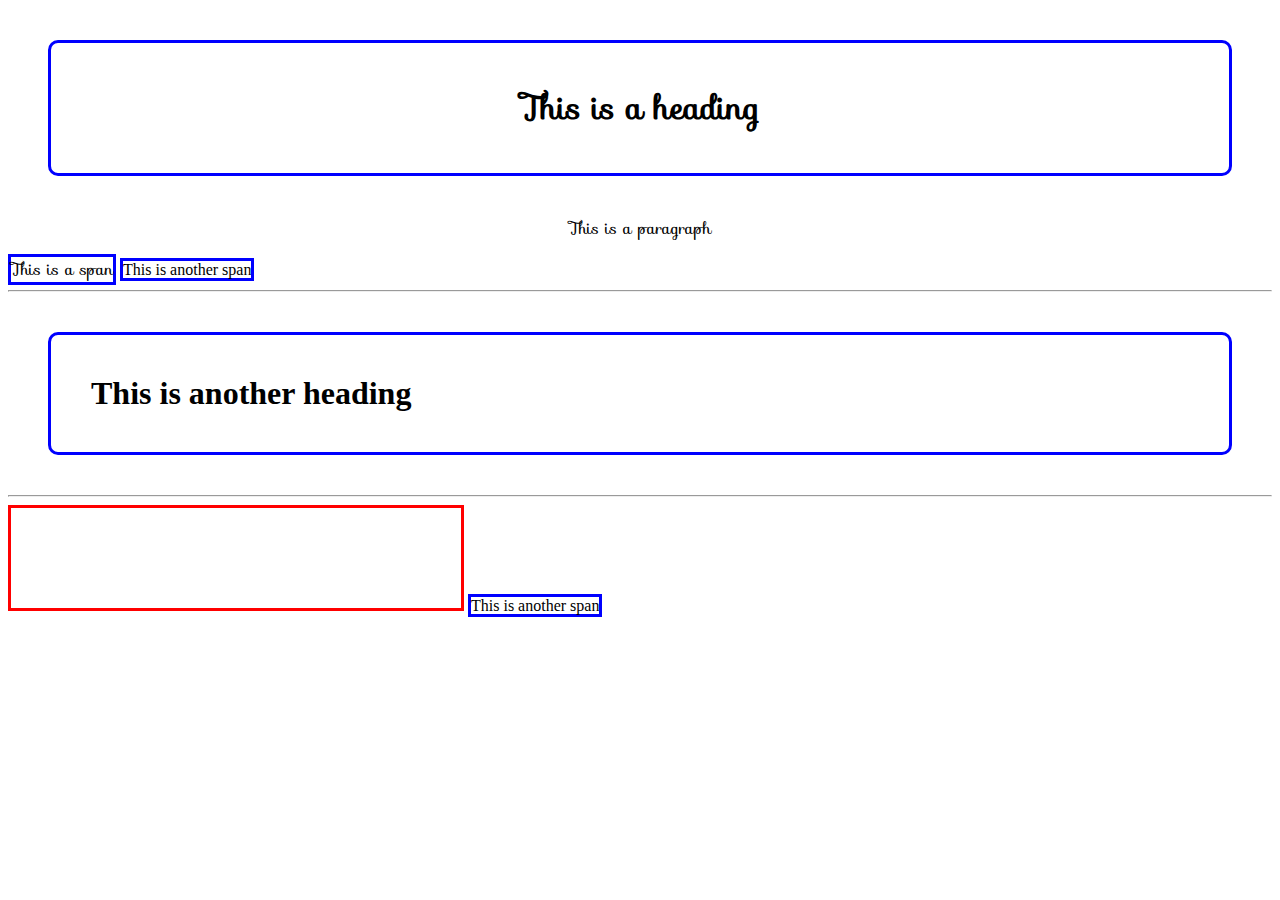
<file: curs/sesiunea 3/index.html>
<!DOCTYPE html>
<html>
    <head>
        <link rel="stylesheet" href="https://fonts.googleapis.com/css?family=Sofia&effect=fire">
        <style>
            .font{
                text-align: center;
                font-family:"Sofia";
            }
            .fontSecundar{
                font-family:"Audiowide";
            }

            h1{
                border: 3px solid blue;
                border-radius:10px;
                margin:40px;
                padding:40px;
            }

            span{
                border: 3px solid blue;
                /* margin:40px; */
                /* padding:40px; */
            }

            div{
                display:inline-block;
                border: 3px solid red;
                width: 450px;
                height:100px;
            }
        </style>
    </head>
    <body>
        <h1 class="font-effect-fire font">This is a heading</h1>
        <p class="font">This is a paragraph</p>
        <span class="font">This is a span</span>
        <span>This is another span</span>
        <hr>
        <h1 class="fontSecundar">This is another heading</h1>
        <hr>
        <div></div>
        <span>This is another span</span>
    </body>
</html>
</file>
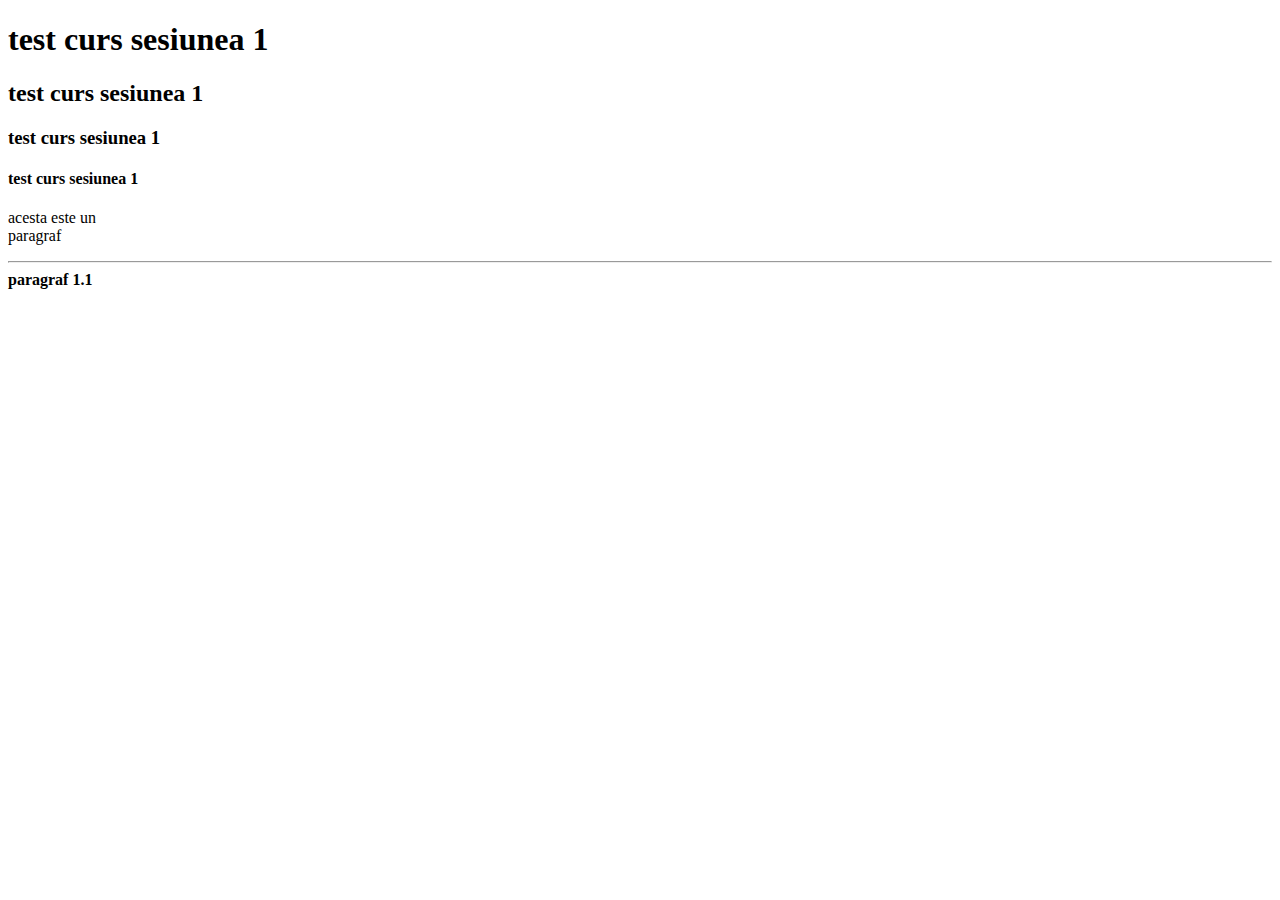
<file: curs/sesiunea1/index.html>
<!DOCTYPE html>
<html>
    <head>
        <title>
            sesiunea 1 
        </title>
    </head>
    <body>
        <h1>test curs sesiunea 1</h1>
        <h2>test curs sesiunea 1</h2>
        <h3>test curs sesiunea 1</h3>
        <h4>test curs sesiunea 1</h4>
        <p>acesta este un<br>paragraf</p>
        <hr>
        <div>
            <b>paragraf 1.1</b>
        </div>
    </body>
</html>
</file>
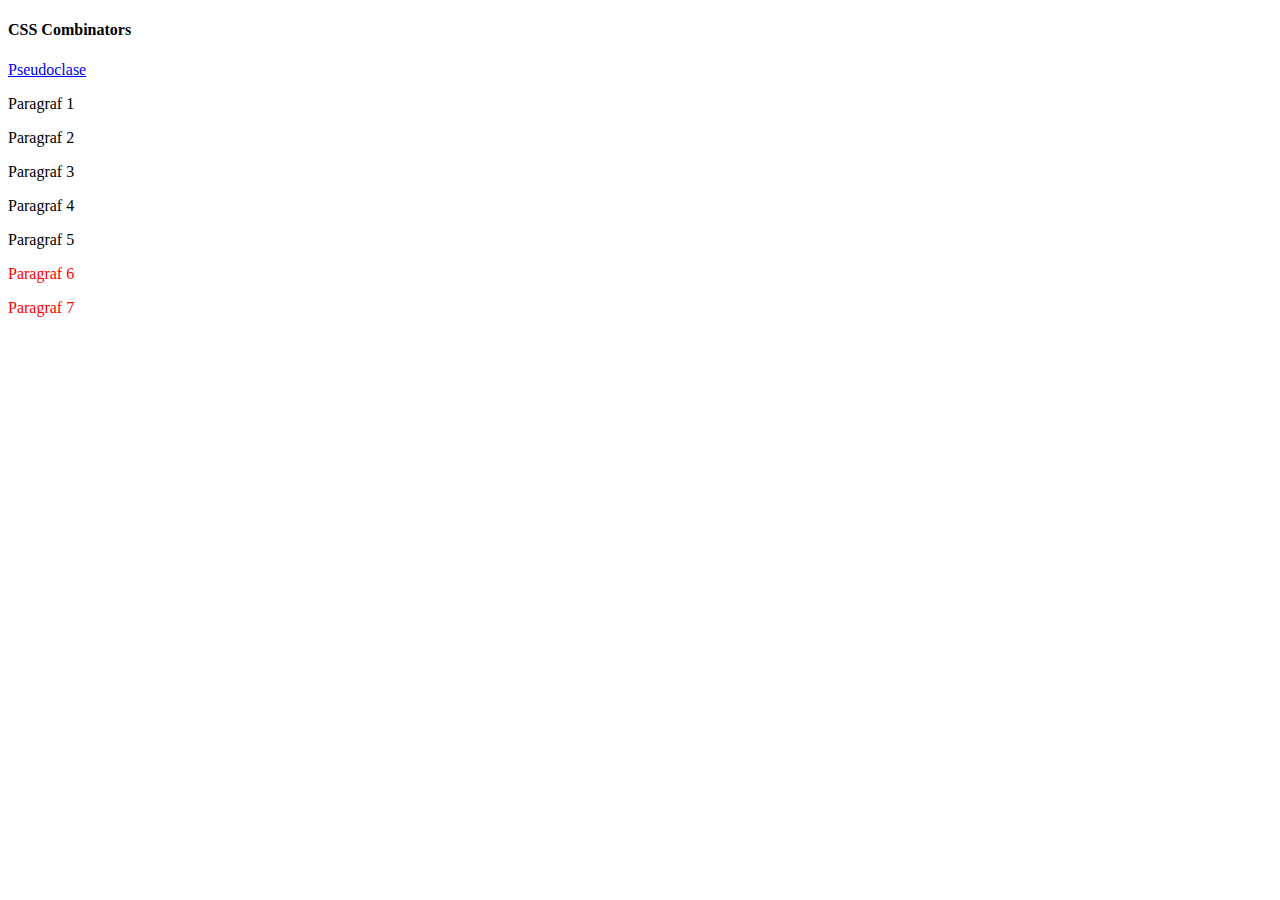
<file: curs/sesiunea5/index.html>
<!DOCTYPE html>
<html>
    <head>
        <title>Sesiunea5</title>
        <style>
            div ~ p{
                color:red;
            }
        </style>
    </head>
    <body>
        <h4>
            CSS Combinators
        </h4>
        <a href="pseudo.html">Pseudoclase</a>
        <div>
            <p>Paragraf 1</p>
            <p>Paragraf 2</p>
        </div>
        <div>
            <p>Paragraf 3</p>
            <span>
                <p>Paragraf 4</p>
            </span>
            <p>Paragraf 5</p>
        </div>
        <p>Paragraf 6</p>
        <p>Paragraf 7</p>
    </body>
</html>
</file>
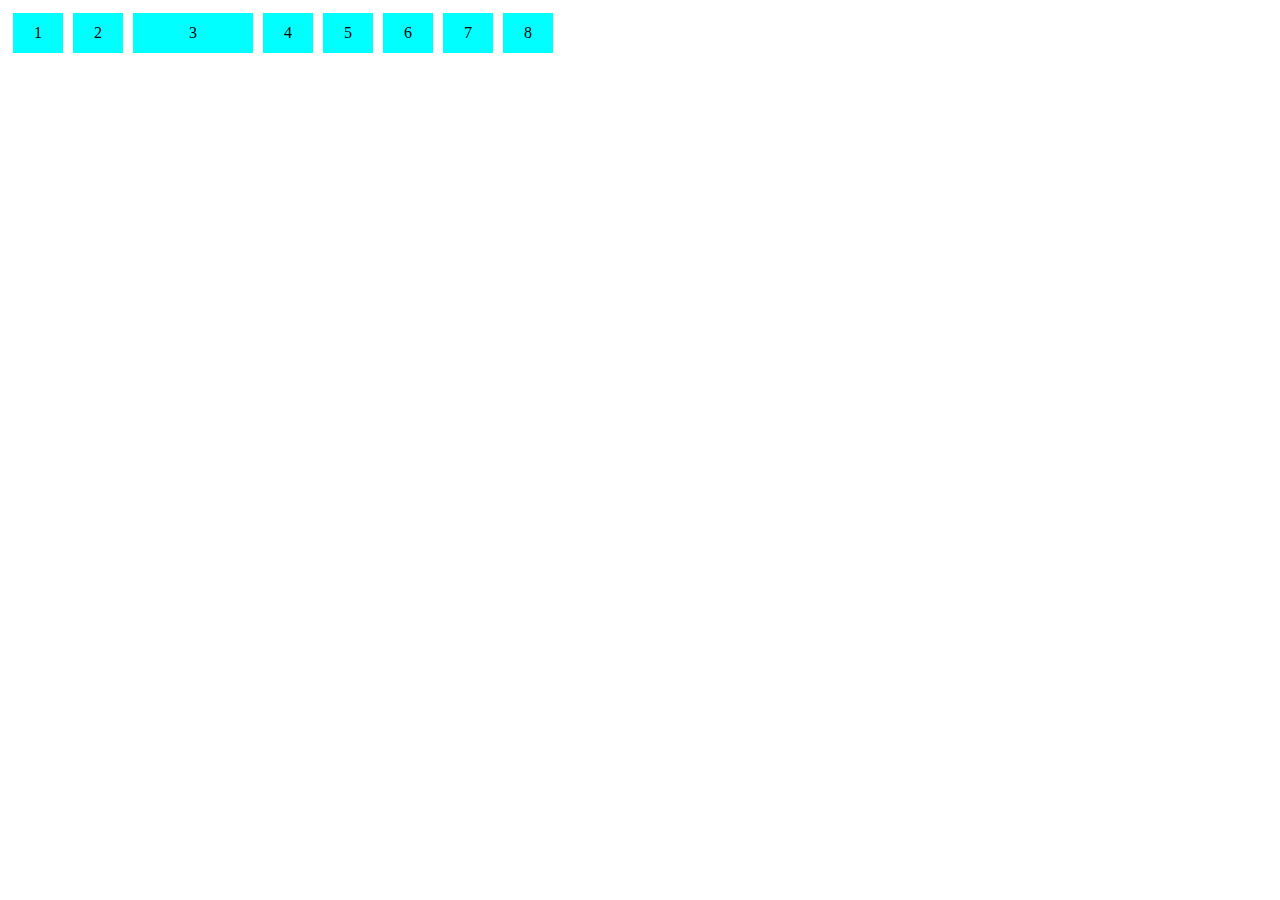
<file: curs/sesiunea6/index.html>
<!DOCTYPE html>
<html lang="en">
<head>
    <meta charset="UTF-8">
    <meta name="viewport" content="width=device-width, initial-scale=1.0">
    <title>Flexbox</title>
    <style>
        .flexContainer{
            display:flex;
            flex-direction: row; 
            /* flex-wrap: wrap; */
            /* flex-flow: row-reverse wrap; */
            /* justify-content: space-around; */
            /* align-items: start; */
            /* align-content: flex-end;  */
            /* height: 400px; */

        }

        .flexItem{
            line-height: 40px;
            width:50px;
            text-align: center;
            background-color: aqua;
            margin:5px; 
        }
    </style>
</head>
<body>
    <div class="flexContainer">
        <div class="flexItem">1</div>
        <div class="flexItem">2</div>
        <div class="flexItem" style="flex-basis: 120px;">3</div>
        <div class="flexItem">4</div>
        <div class="flexItem">5</div>
        <div class="flexItem">6</div>
        <div class="flexItem">7</div>
        <div class="flexItem">8</div>
    </div>
</body>
</html>
</file>
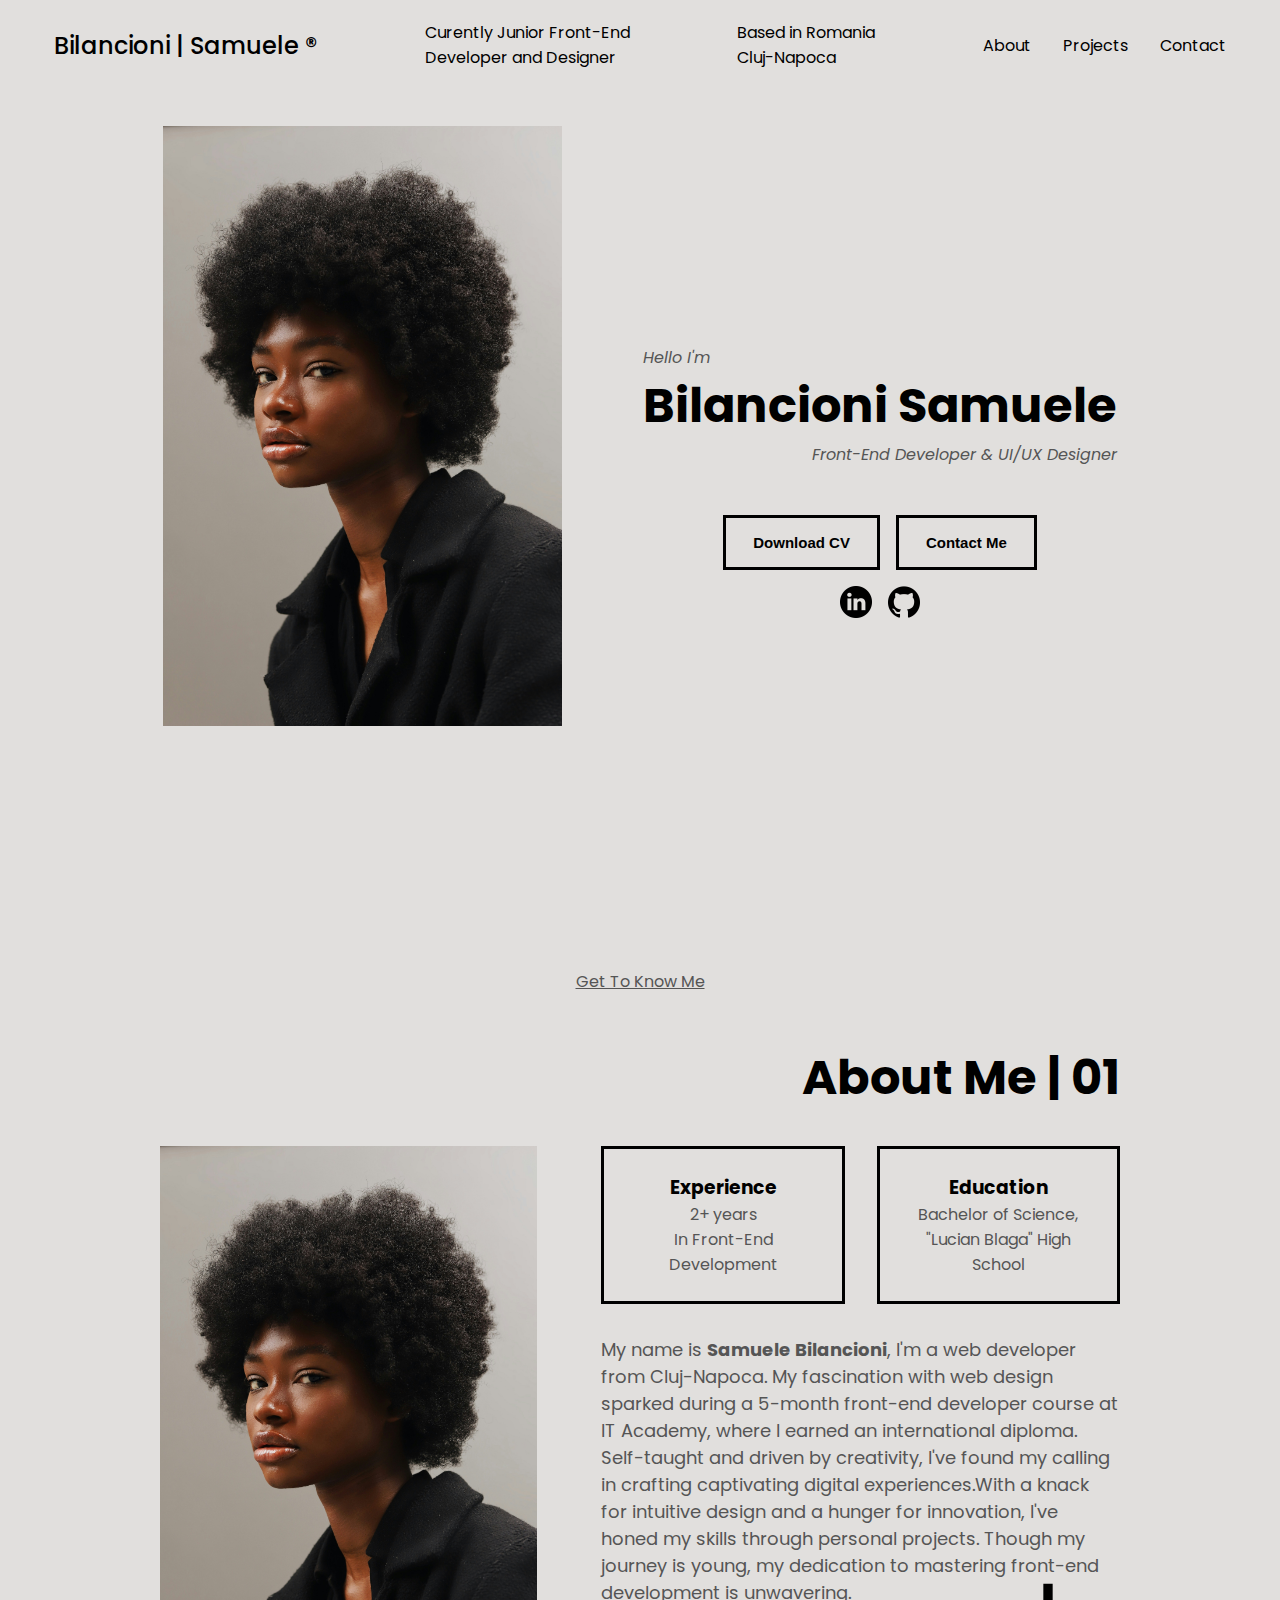
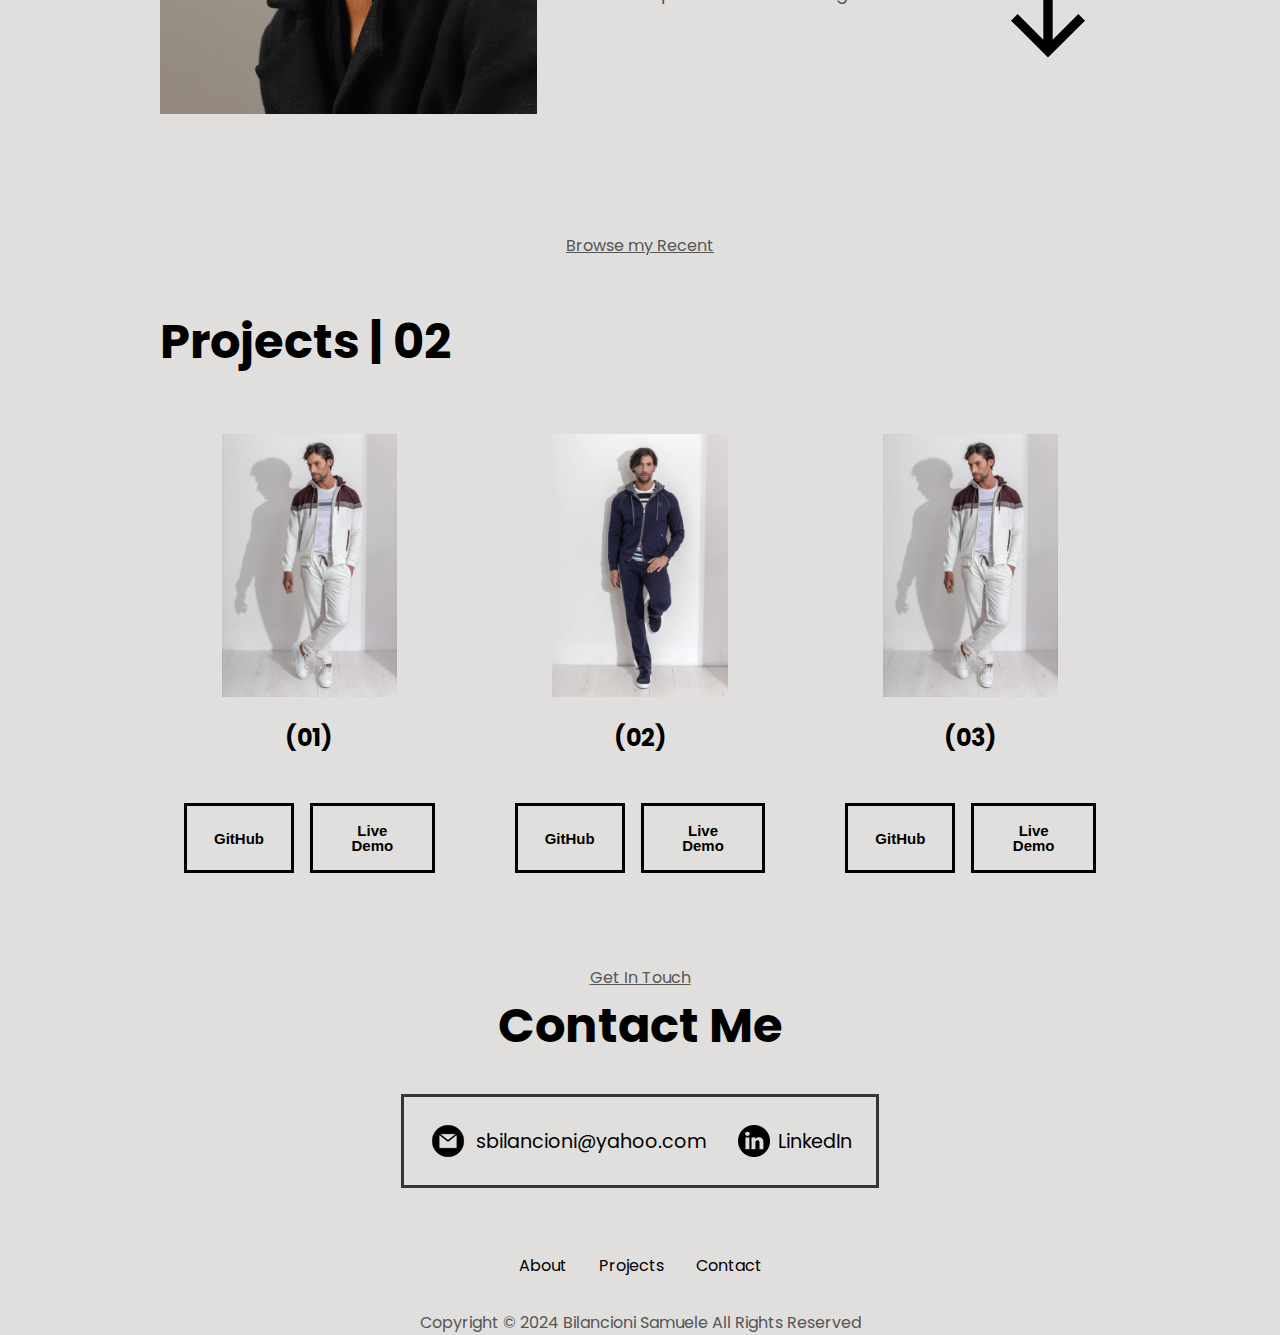
<file: testing/portofolio/index.html>
<!DOCTYPE html>
<html lang="en">
<head>
    <meta charset="UTF-8">
    <meta name="viewport" content="width=device-width, initial-scale=1.0">

    <link rel="preconnect" href="https://fonts.googleapis.com">
    <link rel="preconnect" href="https://fonts.gstatic.com" crossorigin>
    <link href="https://fonts.googleapis.com/css2?family=Poppins:ital,wght@0,100;0,200;0,300;0,400;0,500;0,600;0,700;0,800;0,900;1,100;1,200;1,300;1,400;1,500;1,600;1,700;1,800;1,900&display=swap" rel="stylesheet">

    <link rel="stylesheet" href="/testing/portofolio/style.css">
    <link rel="stylesheet" href="/testing/portofolio/mediaqueries.css">
    <link rel="stylesheet" href="/testing/portofolio/script.js">

    <title>Bilancioni Samuele</title>

</head>
<body>
    <nav id="desktop-nav">
        <div class="logo">Bilancioni | Samuele &#xae;</div>
        <div class="nav-t1">Curently Junior Front-End<br>Developer and Designer</div>
        <div class="nav-t2">Based in Romania<br>Cluj-Napoca</div>
        <div>
            <ul class="nav-links">
                <li><a href="#about">About</a></li>
                <li><a href="#projects">Projects</a></li>
                <li><a href="#contact">Contact</a></li>
            </ul>
        </div>
    </nav>

    <nav id="hamburger-nav">
        <div class="logo">Bilancioni | Samuele</div>
        <div class="hamburger-menu">
            <div class="hamburger-icon" onclick="toggleMenu()"> 
                <span></span>
                <span></span>
                <span></span>
            </div>
            <div class="menu-links">
                <li><a href="#about" onclick="toggleMenu()">About</a></li>
                <li><a href="#projects" onclick="toggleMenu()">Projects</a></li>
                <li><a href="#contact" onclick="toggleMenu()">Contact</a></li>
            </div>
        </div>
    </nav>

    <section id="profile">
        <div class="section-image-container">
            <img src="./assets/Female_Model.jpg" alt="Hero Picture">
        </div>

        <div class="section-text">
            <p class="section-p1">Hello I'm</p>
            <h1 class="hero-title">Bilancioni Samuele</h1>
            <p class="section-p2">Front-End Developer & UI/UX Designer</p>
            <div class="button-container">
                <button class="button-cv" onclick="window.open('./assets/Resume.pdf')">Download CV</button>
                <button class="button-contact" onclick="location.href='./#contact'">Contact Me</button>
            </div>
            <div id="socials-container">
                <img class="icon" src="./assets/linkedin.png" onclick="location.href='https:/www.linkedin.com/in/samuele-bilancioni-97b3a5254/'">
                <img class="icon" src="./assets/github.png" onclick="location.href='https:/github.com/SamueleBilancioni'">
            </div>
        </div>
    </section>
    <section id="about">
        <p class="about-p1">Get To Know Me</p>
        <h1 class="title">About Me | 01</h1>
        <div class="section-container">
            <div class="section-image-container">
                <img class="about-picture" src="./assets/Female_Model.jpg" alt="About Me Picture">
            </div>
            <div class="about-detalis-container">
                <div class="about-containers">
                    <div class="a-details-container">
                        <h3>Experience</h3>
                        <p>2+ years<br>In Front-End Development</p>
                    </div>
                    <div class="a-details-container">
                        <h3>Education</h3>
                        <p>Bachelor of Science,<br>"Lucian Blaga" High School</p>
                    </div>
                </div>
                <div class="text-container">
                    <p class="about-text1">My name is <b>Samuele Bilancioni</b>, I'm a web developer from Cluj-Napoca. My fascination with web design sparked during a 5-month front-end developer course at IT Academy, where I earned an international diploma. Self-taught and driven by creativity, I've found my calling in crafting captivating digital experiences.With a knack for intuitive design and a hunger for innovation, I've honed my skills through personal projects. Though my journey is young, my dedication to mastering front-end development is unwavering.</p>
                </div>
            </div>
        </div>
        <svg class="arrow" xmlns="http://www.w3.org/2000/svg" onclick="location.href='./work'" width="7rem" height="7rem" viewBox="0 0 24 24"><path fill="currentColor" d="M11 4h2v12l5.5-5.5l1.42 1.42L12 19.84l-7.92-7.92L5.5 10.5L11 16z"/></svg>
    </section>
    <section id="projects">
        <p class="about-p1">Browse my Recent</p>
        <h1 class="projects-title">Projects | 02</h1>
        <div class="experience-details-container">
            <div class="about-containers">
                <div class="details-container color-container">
                    <div class="article-container">
                        <img class="project-image" src="./assets/Bilancioni_outfit1.jpeg" alt="Project 1">
                    </div>
                    <h2 class="experience-sub-title project-title">(01)</h2>
                    <div class="button-container">
                        <button class="button button-color-2 project-button" onclick="location.href='https:/github.com'">GitHub</button>
                        <button class="button button-color-2 project-button" onclick="location.href='https:/bilancioni.it'">Live Demo</button>
                    </div>
                </div>
                <div class="details-container color-container">
                    <div class="article-container">
                        <img class="project-image" src="./assets/Bilancioni_outfit2.jpeg" alt="Project 2">
                    </div>
                    <h2 class="experience-sub-title project-title">(02)</h2>
                    <div class="button-container">
                        <button class="button button-color-2 project-button" onclick="location.href='https:/github.com'">GitHub</button>
                        <button class="button button-color-2 project-button" onclick="location.href='https:/bilancioni.it'">Live Demo</button>
                    </div>
                </div>
                <div class="details-container color-container">
                    <div class="article-container">
                        <img class="project-image" src="./assets/Bilancioni_outfit1.jpeg" alt="Project 3">
                    </div>
                    <h2 class="experience-sub-title project-title">(03)</h2>
                    <div class="button-container">
                        <button class="button button-color-2 project-button" onclick="location.href='https:/github.com'">GitHub</button>
                        <button class="button button-color-2 project-button" onclick="location.href='https:/bilancioni.it'">Live Demo</button>
                    </div>
                </div>
            </div>
        </div>
    </section>
    <section id="contact">
        <p class="about-p1">Get In Touch</p>
        <h1 class="contact-title">Contact Me</h1>
        <div class="contact-info-upper-container">
            <div class="contact-info-container">
                <img class="icon contact-icon email-icon" src="./assets/email.png" alt="Email Icon">
                <p><a href="mailto:sbilancioni@yahoo.com">sbilancioni@yahoo.com</a></p>
            </div>
            <div class="contact-info-container">
                <img class="icon contact-icon" src="./assets/linkedin.png" alt="LinkedIn Icon">
                <p><a href="https://www.linkedin.com/in/samuele-bilancioni-97b3a5254/">LinkedIn</a></p>
            </div>
        </div>
    </section>
    <footer>
        <nav>
            <div class="nav-links-container">
                <ul class="nav-links">
                    <li><a href="#about">About</a></li>
                    <li><a href="#projects">Projects</a></li>
                    <li><a href="#contact">Contact</a></li>
                </ul>
            </div>
        </nav>
        <p> Copyright &#169; 2024 Bilancioni Samuele All Rights Reserved</p>
    </footer>
    <script src="/testing/portofolio/script.js"></script>

</body>
</file>
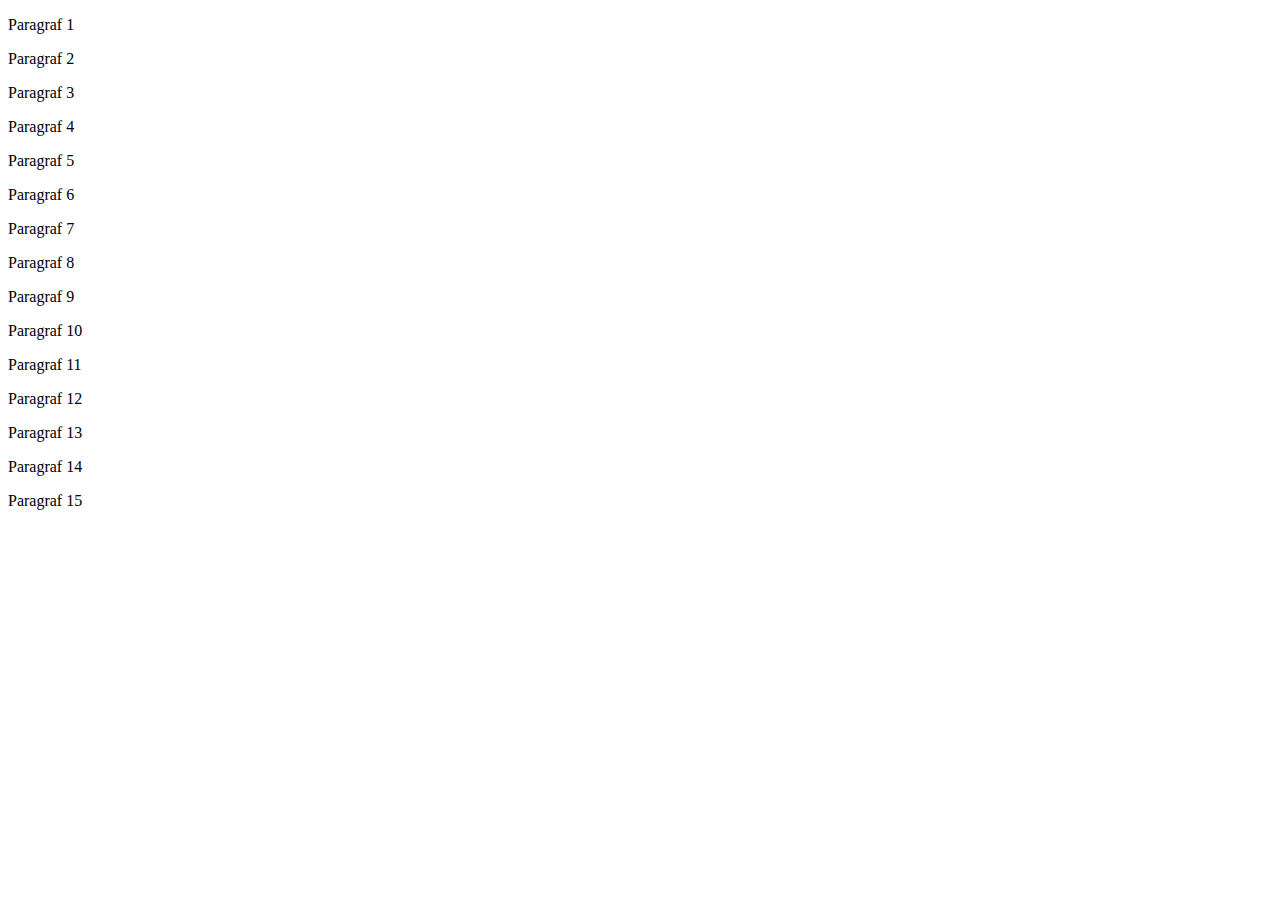
<file: curs/homework/selectors.html>
<!DOCTYPE html>
<html lang="en">
<head>
    <meta charset="UTF-8">
    <meta name="viewport" content="width=device-width, initial-scale=1.0">
    <title>Selectors Homework</title>
    <style>
        p.p1:hover{
            background-color: navy;
        }
        p.p2:empty{
            background-color:blue ;
        }
        
    </style>
</head>
<body>
    <p class="p1">Paragraf 1</p>
    <p class="p2">Paragraf 2</p>
    <p class="p3">Paragraf 3</p>
    <p class="p4">Paragraf 4</p>
    <p class="p5">Paragraf 5</p>
    <p class="p6">Paragraf 6</p>
    <p class="p7">Paragraf 7</p>
    <p class="p8">Paragraf 8</p>
    <p class="p9">Paragraf 9</p>
    <p class="p10">Paragraf 10</p>
    <p class="p11">Paragraf 11</p>
    <p class="p12">Paragraf 12</p>
    <p class="p13">Paragraf 13</p>
    <p class="p14">Paragraf 14</p>
    <p class="p15">Paragraf 15</p>
</body>
</html>
</file>
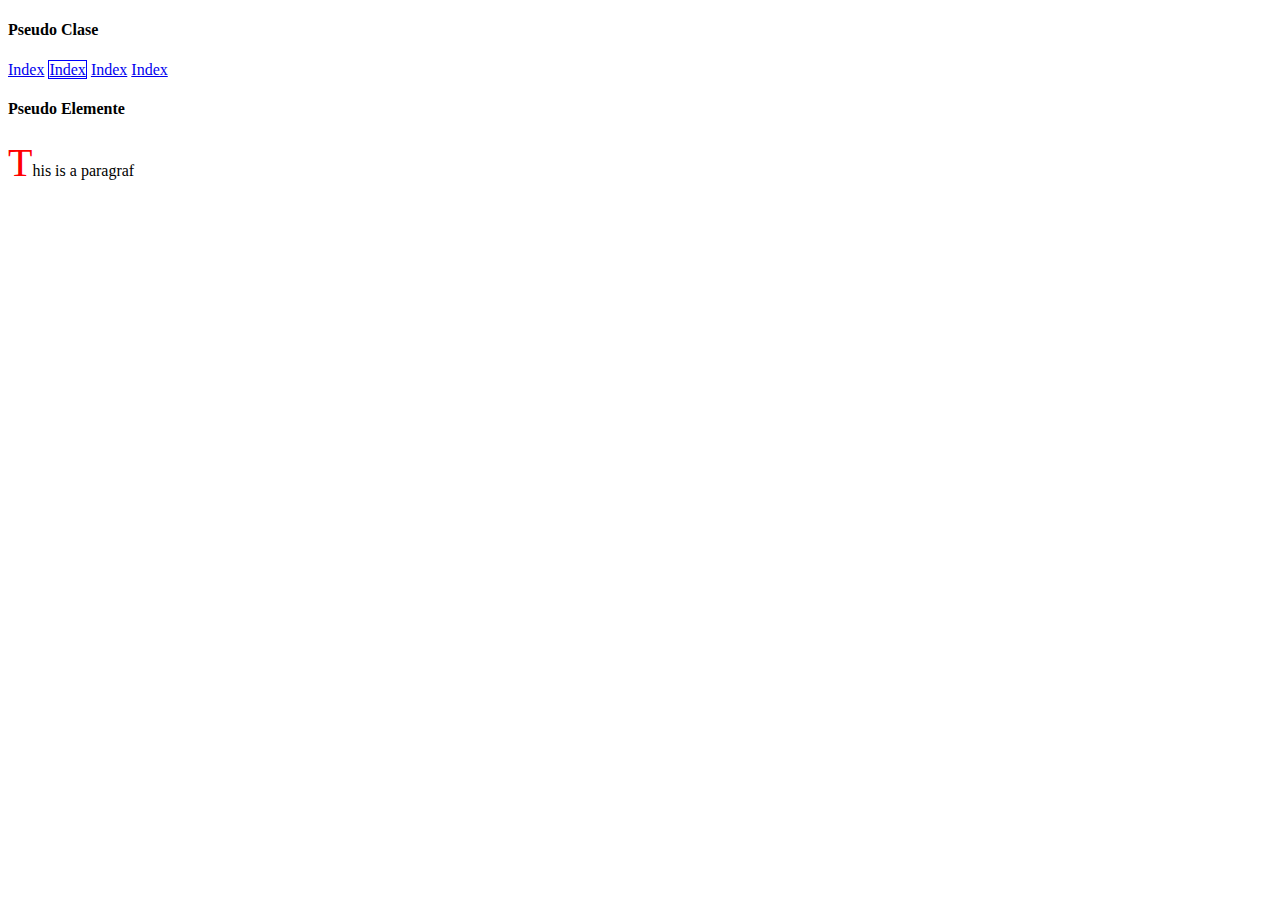
<file: curs/sesiunea5/pseudo.html>
<!DOCTYPE html>
<html>
    <head>
        <title>Pseudo</title>
        <style>
            a.deosebit:hover{
                color:red;
            }

            p::first-letter{
                color:red;
                font-size:40px;
            }

            a[target='_blank']{
                border:1px solid blue;
            }

        </style>
    </head>
    <body>
        <h4>Pseudo Clase</h4>
        <a class="deosebit" href="index.html">Index</a>
        <a href="index.html" target="_blank">Index</a>
        <a href="index.html">Index</a>
        <a href="index.html">Index</a>
        <h4>Pseudo Elemente</h4>
        <p>This is a paragraf</p>
    </body>
</html>
</file>
<file: testing/portofolio/style.css>
/* general */

:root{
    --black:rgb(0, 0, 0);
    --white:#ffffff;
    --grey:rgb(85,85,85);
    --bone:rgb(225, 223, 221);
}

*{
    margin:0;
    padding:0;
}

html{
    scroll-behavior: smooth;
}

body{
    font-family: "Poppins", sans-serif;
    background-color:var(--bone);
}

p{
    color:var(--grey)
}

/* desktop-nav */

nav, .nav-links{
    display:flex;
}

nav{
    justify-content: space-around;
    align-items: center;
    height: 10vh;
}

.nav-links{
    gap:2rem;
    list-style:none;
}

/*a{
    color:var(--black);
    text-decoration: none;
    text-decoration-color: #ffffff;
}

a:hover{
    color:var(--grey);
    text-decoration: underline;
    text-underline-offset: 0.25rem;
    text-decoration-color:rgb(181,181,181);
}*/

/* nav-bar hover animation */

a{
    position: relative;
    color: #000;
    text-decoration: none;
}
  
a:hover{
    color: #000;
}
  
a::before{
    content: "";
    position: absolute;
    display: block;
    width: 100%;
    height: 2px;
    bottom: 0;
    left: 0;
    background-color: #000;
    transform: scaleX(0);
    transform-origin: top left;
    transition: transform 0.5s ease;
}
  
a:hover::before{
    transform: scaleX(1);
}

.logo{
    color:var(--black);
    font-size: 1.5rem;
    font-weight: 500;
}

.logo:hover{
    cursor:default;
}

/* hamburger-menu */

#hamburger-nav{
    display:none;
}

.hamburger-menu{
    position:relative;
    display:inline-block;
}

.hamburger-icon{
    display:flex;
    flex-direction: column;
    justify-content: space-between;
    cursor: pointer;
    height:24px;
    width: 30px;
}

.hamburger-icon span{
    width:100%;
    height:2px;
    background-color:var(--black);
    transition:all 0.5 ease-in-out;
}

.menu-links{
    position: absolute;
    top:100%;
    right:0%;
    background-color:var(--bone);
    width: fit-content;
    max-height: 0;
    overflow: hidden;
    transition:all 0.5 ease-in-out;
}

.menu-links a{
    display:block;
    padding:10px;
    text-align: center;
    font-size:1.5rem;
    color: var(--black);
    text-decoration:none;
    transition:all 0.5 ease-in-out;
}

.menu-links li{
    list-style: none;
}

.menu-links.open{
    max-height: 300px;
}

.hamburger-icon.open span:first-child{
    transform: rotate(45deg) translate(10px,5px);
}

.hamburger-icon.open span:nth-child(2){
    opacity:0;
}

.hamburger-icon.open span:last-child{
    transform: rotate(-45deg) translate(10px,-5px);
}

.hamburger-icon span:first-child{
    transform: none;
}

.hamburger-icon span:first-child{
    opacity:1;
}

.hamburger-icon span:first-child{
    transform: none;
}

/* sections */

section{
    padding-top: 4vh;
    height: 96vh;
    margin:0 10rem;
    box-sizing: border-box;
    min-height: fit-content;
}

.section-container{
    display: flex;
}

/* profile section */

#profile{
    display: flex;
    justify-content: center;
    gap:5rem;
    height: 80vh;
}

.section-image-container{
    display: flex;
    height: 600px;
    width: 400px;
    margin:auto 0;
}

.section-text{
    align-self: center;
    text-align: center;
}

.section-p1{
    text-align: left;
    font-weight: light;
    font-style:italic;
}

.hero-title{
    font-size: 3rem;
    color: rgb(0, 0, 0);
    text-align: center;
}

.section-p2{
    font-size:1rem;
    margin-bottom: 1rem;
    text-align: right;
    /*font-weight:600;*/
    font-style:italic;
}

.title{
    font-size: 3rem;
    color: rgb(0, 0, 0);
    text-align: end;
    margin-top: 3rem;
}

#socials-container{
    display:flex;
    justify-content: center;
    margin-top: 1rem;
    gap:1rem;
}

/* icons */

.icon{
    cursor:pointer;
    height:2rem;
}

/* buttons styling */

.button-container{
    display: flex;
    justify-content: center;
    gap:1rem;
    margin-top: 3rem;
}

button{
    border: none;
    cursor: pointer;
    padding: 20px 30px;
    font-size: 15px;
    font-weight: 700;
    line-height: 1;
    transition: transform 200ms;
    background: transparent;
    color: #000000;
    box-shadow: 0 0 0 3px var(--black) inset;
}

button:hover{
        transform: translateY(-2px);
    }

.about-p1{
    text-decoration: underline;
    text-align: center;
}

/* about section */

#about{
    position:relative;
}

.about-containers{
    display:flex;
    gap:2rem;
    margin-bottom:2rem;
    margin-top:2rem;
}

.about-details-container{
    display:flex;
    justify-content: center;
    flex-direction: column;
}

.arrow{
    position: absolute;
    right:1rem;
    bottom:7.5rem;
}

.a-details-container{
    padding:1.5rem;
    flex:1;
    border:rgb(53,53,53) 3px solid;
    border-color:var(--black);
    text-align: center;
}

.details-container{
    padding:1.5rem;
    flex:1;
    text-align: center;
}

.section-container{
    gap:4rem;
    height:80%;
}

.section-image-container{
    margin:0 0;
}

.about-picture{
    margin-top: 2rem;
}

.about-text1{
    font-size: 18px;
}

/* projects section*/

.projects-title{
    font-size: 3rem;
    color: rgb(0, 0, 0);
    text-align: left;
    margin-top:3rem;
}

#projects{
    position:relative;
}

.project-image{
    width:70%;
    height: 70%;
}

.project-title{
    margin:1rem;
    color:var(--black)
}

/* contact page */

#contact{
    display:flex;
    justify-content:center;
    flex-direction:column;
}

.contact-title{
    font-size: 3rem;
    color: rgb(0, 0, 0);
    text-align: center;
}

.contact-info-upper-container{
    display:flex;
    justify-content: center;
    border:rgb(53,53,53) 3px solid;
    margin:2rem auto;
    padding:0.5rem;
}

.contact-info-container{
    display:flex;
    align-items:center;
    justify-content:center;
    gap:0.5rem;
    margin:1rem;
}

.contact-info-container p{
    font-size:larger;
}

.contact-icon{
    cursor:default;
}

.email-icon{
    height: 2.5rem;
}

/* footer section */

.footer{
    height:25vh;
    margin:0 1rem;
}

footer p{
    text-align: center;
}
</file>
<file: testing/portofolio/mediaqueries.css>
@media screen and (max-width: 1400px) {
    #profile {
      height: 83vh;
      margin-bottom: 6rem;
    }
    .about-containers {
      flex-wrap: wrap;
    }
    #contact,
    #projects {
      height: fit-content;
    }
  }
  
  @media screen and (max-width: 1200px) {
    #desktop-nav {
      display: none;
    }
    #hamburger-nav {
      display: flex;
    }

    #profile,
    .section-container {
      display: block;
    }
    .arrow {
      display: none;
    }
    section,
    .section-container {
      height: fit-content;
    }
    section {
      margin: 0 5%;
    }
    .section-image-container {
      width: 275px;
      height: 275px;
      margin: 0 auto 2rem;
    }
    .about-containers {
      margin-top: 0;
    }
  }
  
  @media screen and (max-width: 600px) {
    #contact,
    footer {
      height: 40vh;
    }
    #profile {
      height: 83vh;
      margin-bottom: 0;
    }

    footer nav {
      height: fit-content;
      margin-bottom: 2rem;
    }
    .about-containers,
    .contact-info-upper-container,
    .button-container {
      flex-wrap: wrap;
    }
    .contact-info-container {
      margin: 0;
    }
    .contact-info-container p,
    .nav-links li a {
      font-size: 1rem;
    }
   
    .logo {
      font-size: 1.5rem;
    }
    .nav-links {
      flex-direction: column;
      gap: 0.5rem;
      text-align: center;
    }
    .section-image-container {
      width: auto;
      height: 46vw;
      justify-content: center;
    }
    .section-p2 {
      font-size: 1.25rem;
    }
    .hero-title {
      font-size: 2rem;
    }

    .project-title{
        font-size:2rem;
    }

    .contact-title{
        font-size: 2rem;
    }
    .text-container {
      text-align: justify;
    }
  }
</file>
